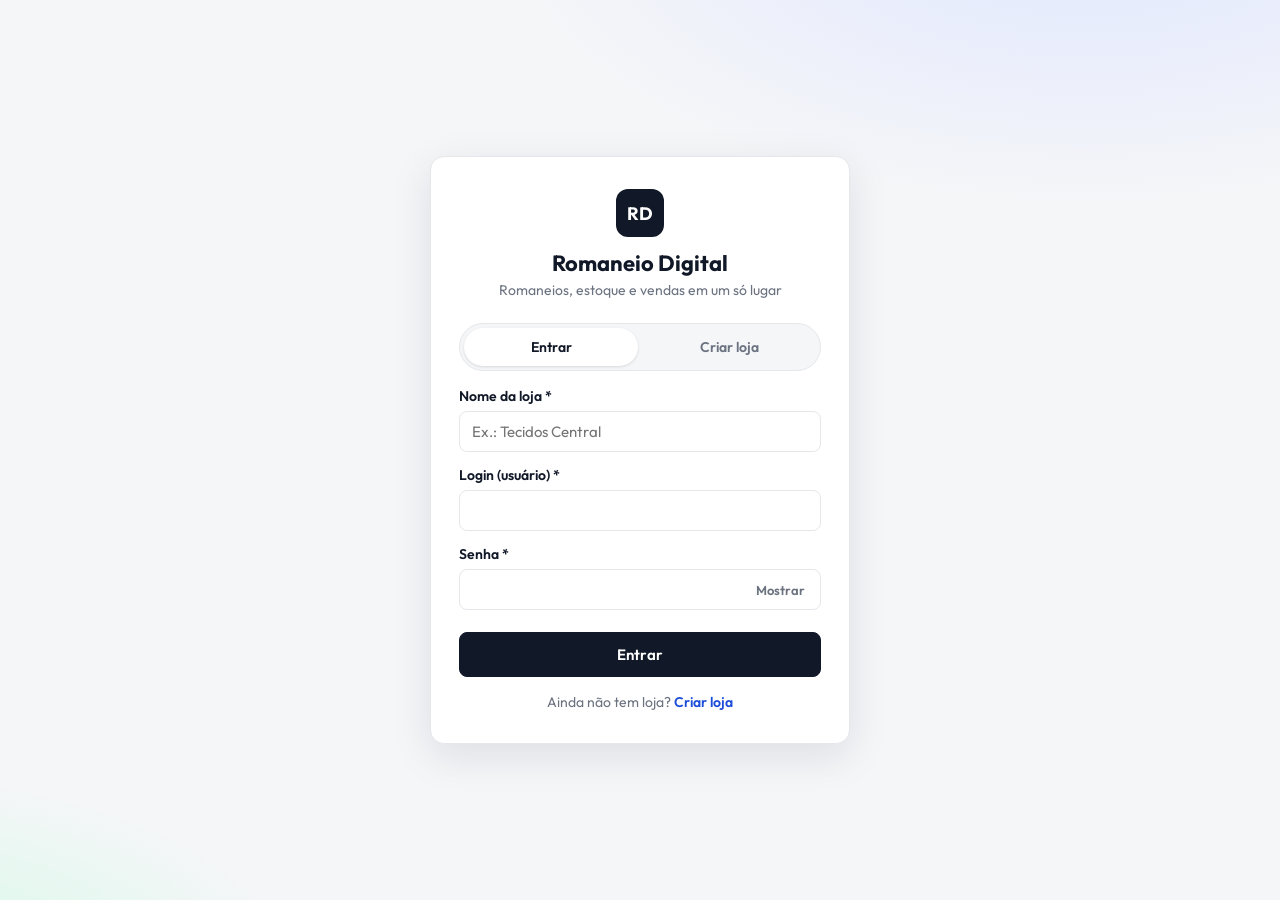
<file: frontend/html/acesso.html>
<!doctype html>
<html lang="pt-BR">
  <head>
    <meta charset="utf-8" />
    <meta name="viewport" content="width=device-width, initial-scale=1" />
    <title>Acesso — Romaneio Digital</title>
    <link rel="stylesheet" href="../css/style.css" />
    <!-- Estilos próprios da tela de acesso, carregados DEPOIS do style.css -->
    <link rel="stylesheet" href="../css/acesso.css?v=1" />
  </head>
  <body class="access">
    <!-- Shell centralizada -->
    <main class="access-shell">
      <div class="access-card">
        <header class="access-brand">
          <div class="brand-mark" aria-hidden="true">RD</div>
          <h1>Romaneio Digital</h1>
          <p class="muted">Romaneios, estoque e vendas em um só lugar</p>
        </header>

        <!-- Alternância Entrar / Criar loja -->
        <div class="access-tabs" role="tablist" aria-label="Entrar ou criar loja">
          <button type="button" id="tabLogin" class="access-tab is-active"
                  role="tab" aria-selected="true" aria-controls="viewLogin">Entrar</button>
          <button type="button" id="tabSignup" class="access-tab"
                  role="tab" aria-selected="false" aria-controls="viewSignup">Criar loja</button>
        </div>

        <div id="msg" class="msg" role="status" aria-live="polite"></div>

        <!-- LOGIN -->
        <section id="viewLogin" role="tabpanel" aria-labelledby="tabLogin">
          <form id="formLogin" novalidate>
            <div class="field">
              <label for="loginNomeLoja">Nome da loja *</label>
              <input id="loginNomeLoja" name="nome_loja" required
                     autocomplete="organization" placeholder="Ex.: Tecidos Central">
              <p class="field-error"></p>
            </div>
            <div class="field">
              <label for="loginLogin">Login (usuário) *</label>
              <input id="loginLogin" name="login" required autocomplete="username">
              <p class="field-error"></p>
            </div>
            <div class="field">
              <label for="loginSenha">Senha *</label>
              <div class="senha-wrap">
                <input id="loginSenha" name="senha" type="password" required
                       autocomplete="current-password">
                <button type="button" class="toggle-senha"
                        aria-label="Mostrar senha" aria-pressed="false">Mostrar</button>
              </div>
              <p class="field-error"></p>
            </div>
            <button type="submit" class="btn-primary btn-submit">
              <span class="spinner" aria-hidden="true"></span>
              <span class="btn-label">Entrar</span>
            </button>
          </form>
          <p class="access-alt muted">Ainda não tem loja?
            <a id="goSignup" href="#signup">Criar loja</a>
          </p>
        </section>

        <!-- SIGNUP -->
        <section id="viewSignup" hidden role="tabpanel" aria-labelledby="tabSignup">
          <form id="formSignup" novalidate>
            <div class="field">
              <label for="signupNomeLoja">Nome da loja *</label>
              <input id="signupNomeLoja" name="nome_loja" required
                     autocomplete="organization" placeholder="Ex.: Tecidos Central">
              <p class="field-error"></p>
            </div>
            <div class="field">
              <label for="signupNome">Seu nome *</label>
              <input id="signupNome" name="nome" required autocomplete="name">
              <p class="field-error"></p>
            </div>
            <div class="field">
              <label for="signupLogin">Login (usuário) *</label>
              <input id="signupLogin" name="login" required autocomplete="username">
              <p class="field-error"></p>
            </div>
            <div class="field">
              <label for="signupSenha">Senha *</label>
              <div class="senha-wrap">
                <input id="signupSenha" name="senha" type="password" required
                       autocomplete="new-password">
                <button type="button" class="toggle-senha"
                        aria-label="Mostrar senha" aria-pressed="false">Mostrar</button>
              </div>
              <p class="field-error"></p>
            </div>
            <button type="submit" class="btn-primary btn-submit">
              <span class="spinner" aria-hidden="true"></span>
              <span class="btn-label">Cadastrar</span>
            </button>
          </form>
          <p class="access-alt muted">Já tem conta?
            <a id="goLogin" href="#login">Entrar</a>
          </p>
          <p class="access-note muted">
            O cadastro fica <strong>pendente de aprovação</strong> pelo administrador.
          </p>
        </section>
      </div>
    </main>

    <noscript>Ative o JavaScript para usar o sistema.</noscript>
    <!-- Importante: NÃO carregar script.js aqui -->
    <script src="../js/acesso.js?v=7"></script>
  </body>
</html>
</file>
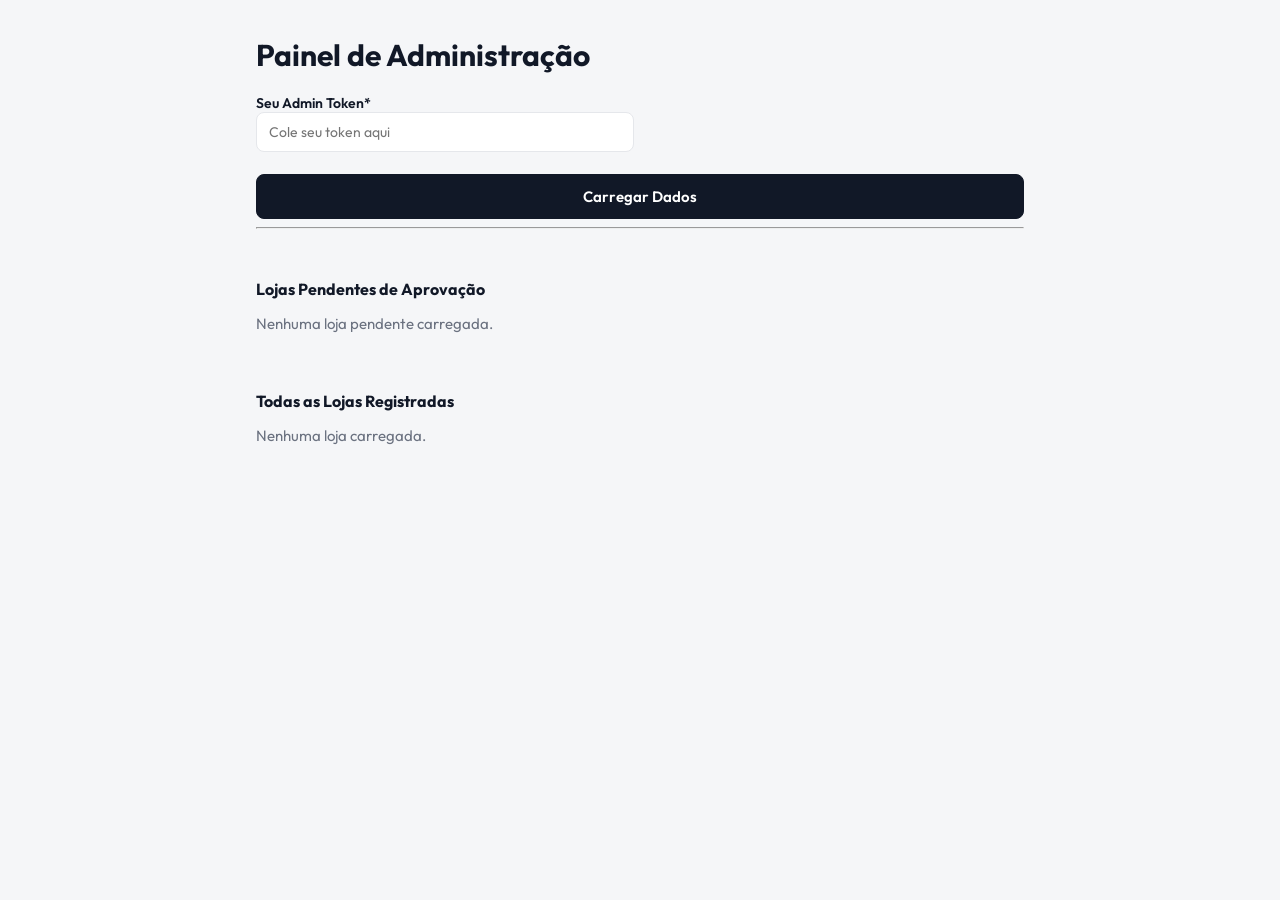
<file: frontend/html/admin.html>
<!doctype html>
<html lang="pt-BR">
  <head>
    <meta charset="utf-8" />
    <meta name="viewport" content="width=device-width, initial-scale=1" />
    <title>Admin — Romaneio Digital</title>
    <link rel="stylesheet" href="../css/style.css" />
  </head>
  <body class="access">
    <main class="access-shell">
      <div class="container access-card" style="max-width: 800px;">
        <h1>Painel de Administração</h1>

        <div class="form-group grid">
            <label>Seu Admin Token*<br>
              <input id="adminToken" type="password" placeholder="Cole seu token aqui" required>
            </label>
        </div>
        <button id="loadButton" class="btn-primary">Carregar Dados</button>

        <hr>

        <div id="adminMsg" class="msg" aria-live="polite"></div>
        
        <h3>Lojas Pendentes de Aprovação</h3>
        <div id="pendingList">
            <p class="muted">Nenhuma loja pendente carregada.</p>
        </div>

        <br>

        <h3>Todas as Lojas Registradas</h3>
        <div id="allStoresList">
            <p class="muted">Nenhuma loja carregada.</p>
        </div>

      </div>
    </main>

    <script src="../js/admin.js"></script>
  </body>
</html>
</file>
<file: frontend/css/style.css>
/* Importa a fonte Outfit do Google Fonts */
@import url('https://fonts.googleapis.com/css2?family=Outfit:wght@400;600;700&display=swap');

/* ====== Base & Variáveis ====== */
:root {
  --bg: #f5f6f8;
  --card: #ffffff;
  --line: #e5e7eb;
  --text: #111827;
  --muted: #6b7280;
  --primary: #111827;
  --primary-text: #ffffff;
  --radius: 8px; /* Borda arredondada */
  --sidebar-w: 220px;
}

* { box-sizing: border-box; }
html, body { height: 100%; }

body {
  margin: 0;
  font-family: 'Outfit', system-ui, -apple-system, Segoe UI, Roboto, Helvetica, Arial, sans-serif;
  background: var(--bg);
  color: var(--text);
  font-size: 15px;
  -webkit-font-smoothing: antialiased;
}

.container {
  max-width: 800px;
  margin: 0 auto;
  padding: 16px;
}

h1, h2, h3, h4 { font-weight: 700; }
h2 { font-size: 20px; margin-top: 0; margin-bottom: 16px; }
h3 { font-size: 16px; margin-top: 24px; margin-bottom: 8px; }
h4 { font-size: 16px; margin: 0; }

.muted { color: var(--muted); }
.pill {
  display: inline-block;
  font-size: 13px;
  padding: 4px 10px;
  border: 1px solid var(--line);
  border-radius: 999px;
  background: #fff;
  font-weight: 600;
}

/* ====== Shell da Aplicação (menu lateral + conteúdo) ====== */
.app-shell {
  display: flex;
  min-height: 100vh;
}

.sidebar {
  flex: 0 0 var(--sidebar-w);
  width: var(--sidebar-w);
  background: var(--card);
  border-right: 1px solid var(--line);
  padding: 20px 12px;
  display: flex;
  flex-direction: column;
  gap: 16px;
  position: sticky;
  top: 0;
  align-self: flex-start;
  height: 100vh;
}
.sidebar-brand {
  font-weight: 700;
  font-size: 18px;
  padding: 0 10px;
}
.nav {
  display: flex;
  flex-direction: column;
  gap: 4px;
}
.nav-item {
  width: 100%;
  text-align: left;
  background: transparent;
  border: 1px solid transparent;
  color: var(--text);
  padding: 10px 12px;
  font-size: 15px;
}
.nav-item:hover { background: var(--bg); }
.nav-item.is-active {
  background: var(--primary);
  color: var(--primary-text);
  border-color: var(--primary);
}

.app-main {
  flex: 1 1 auto;
  min-width: 0;
  padding: 0 24px 40px;
}

.views {
  max-width: 900px;
  margin: 0 auto;
}

/* A gaveta e o botão-hambúrguer só existem no celular. */
.menu-toggle { display: none; }
.nav-overlay { display: none; }

/* ====== Header da Aplicação ====== */
.app-header {
  display: flex;
  justify-content: space-between;
  align-items: center;
  gap: 12px;
  padding: 16px 0;
  margin-bottom: 16px;
  border-bottom: 1px solid var(--line);
  max-width: 900px;
  margin-left: auto;
  margin-right: auto;
}
.header-identity {
  display: flex;
  align-items: center;
  gap: 12px;
  flex-wrap: wrap;
  min-width: 0;
}
.loja-nome {
  font-weight: 700;
  font-size: 20px;
}

/* ====== Responsivo: menu vira gaveta ====== */
@media (max-width: 860px) {
  .sidebar {
    position: fixed;
    top: 0;
    left: 0;
    height: 100vh;
    z-index: 1100;
    transform: translateX(-100%);
    transition: transform 0.25s ease;
    box-shadow: 0 0 24px rgba(0, 0, 0, 0.12);
  }
  body.nav-open .sidebar { transform: translateX(0); }

  .app-main { padding: 0 16px 32px; }

  .menu-toggle {
    display: inline-block;
    width: auto;
    font-size: 18px;
    line-height: 1;
    padding: 8px 14px;
  }

  .nav-overlay {
    display: block;
    position: fixed;
    inset: 0;
    background: rgba(0, 0, 0, 0.45);
    z-index: 1050;
  }
  .nav-overlay[hidden] { display: none; }

  .loja-nome { font-size: 17px; }
}

/* ====== Componentes (Cards, Forms, etc.) ====== */
.card {
  background: var(--card);
  border: 1px solid var(--line);
  border-radius: var(--radius);
  padding: 24px;
  margin-bottom: 32px;
}

.card-inset {
  border: 1px solid var(--line);
  border-radius: var(--radius);
  padding: 16px;
  margin-top: 16px;
  background: var(--bg);
}

.divider {
  border: 0;
  border-top: 1px solid var(--line);
  margin: 24px 0;
}

.form-group { margin-bottom: 16px; }
.form-group label {
  display: block;
  font-weight: 600;
  font-size: 14px;
  margin-bottom: 6px;
}

.form-group-checkbox {
    display: flex;
    align-items: center;
    gap: 8px;
    margin-top: 16px;
}
.form-group-checkbox[hidden] { display: none; }
#tecidoOutro { margin-top: 8px; }
.form-group-checkbox input[type="checkbox"] {
    width: auto;
    height: 16px;
    width: 16px;
}
.form-group-checkbox label {
    font-weight: normal;
    font-size: 15px;
}


input, select { 
  font-family: inherit; 
  font-size: inherit; 
  width: 100%;
  padding: 10px 12px;
  border: 1px solid var(--line);
  border-radius: var(--radius);
  background: #fff;
}
.grid {
  display: grid;
  grid-template-columns: 1fr;
  gap: 12px;
}
@media (min-width: 600px) {
    .grid { grid-template-columns: 1fr 1fr; }
}

button {
  font-family: inherit;
  font-size: 15px;
  font-weight: 600;
  padding: 12px 18px;
  border-radius: var(--radius);
  border: 1px solid transparent;
  cursor: pointer;
  transition: all 0.2s ease;
  width: 100%;
}

.btn-primary {
  background: var(--primary);
  color: var(--primary-text);
  border-color: var(--primary);
}
.btn-primary:hover { background: #333; }

.btn-secondary {
  background: var(--card);
  color: var(--text);
  border-color: var(--line);
  width: auto;
}
.btn-secondary:hover { background: var(--bg); }
.btn-danger { color: #dc2626; border-color: #fca5a5; }
.btn-danger:hover { background: #fee2e2; }

.btn-sm {
  font-size: 13px;
  padding: 6px 12px;
}

.msg { 
  margin: 12px 0; 
  min-height: 1em; 
  font-weight: 600;
  font-size: 14px;
}
.msg.erro { color: #dc2626; }
.msg.ok { color: #15803d; }

/* ====== Vender: pedidos recentes (cartões, pensados para o celular) ====== */
/* Com a lista logo abaixo, o rodapé de total não encosta mais na borda do card. */
#formPedido .totals-card {
  margin: 16px 0 0;
  border: 1px solid var(--line);
  border-radius: var(--radius);
}
.recentes { margin-top: 8px; }
.recentes h3 { display: flex; align-items: baseline; gap: 8px; flex-wrap: wrap; }
.recentes h3 small { font-size: 13px; font-weight: 400; }
.recentes-lista {
  list-style: none;
  margin: 0;
  padding: 0;
  display: grid;
  gap: 10px;
}
@media (min-width: 700px) {
  .recentes-lista { grid-template-columns: 1fr 1fr; }
}
.recentes-vazio { padding: 12px 0; }
.recente-card {
  border: 1px solid var(--line);
  border-radius: var(--radius);
  background: #fff;
  padding: 12px 14px;
  display: grid;
  gap: 8px;
  min-width: 0;
}
.recente-topo { display: flex; align-items: center; gap: 8px; }
.recente-num { font-weight: 700; }
.recente-hora { color: var(--muted); font-size: 13px; }
.recente-total { margin-left: auto; font-size: 17px; white-space: nowrap; }
.recente-info { color: var(--muted); overflow-wrap: anywhere; }
.recente-acoes { display: flex; gap: 8px; }
.recente-acoes button { flex: 1; min-height: 44px; }
.romaneio-btn.is-pronto { background: var(--primary); color: var(--primary-text); border-color: var(--primary); }
.tag-status {
  display: inline-block;
  padding: 1px 8px;
  border-radius: 999px;
  font-size: 12px;
  font-weight: 600;
}
.tag-status.is-pago { color: #166534; background: #dcfce7; }
.tag-status.is-fiado { color: #92400e; background: #fef3c7; }
/* Venda recém-salva: destaque que some sozinho. */
.recente-card.is-nova { border-color: #86efac; animation: recente-destaque 3s ease-out; }
@keyframes recente-destaque {
  from { background: #dcfce7; }
  to { background: #fff; }
}
@media (prefers-reduced-motion: reduce) {
  .recente-card.is-nova { animation: none; background: #f0fdf4; }
}

/* Itens e Totais */
.item-row {
  display: flex;
  gap: 8px;
  margin-top: 8px;
  flex-wrap: wrap;
}
.item-row input { flex: 1; min-width: 120px; }

.totals-card {
  display: flex;
  justify-content: space-between;
  align-items: center;
  background: var(--bg);
  padding: 16px;
  margin: 16px -24px -24px;
  border-bottom-left-radius: var(--radius);
  border-bottom-right-radius: var(--radius);
  border-top: 1px solid var(--line);
}
.totals-card button { width: auto; }
.totals-row { display: flex; align-items: center; gap: 8px; }

/* Tabela */
.table-responsive {
  overflow-x: auto;
  border: 1px solid var(--line);
  border-radius: var(--radius);
}
.table {
  width: 100%;
  border-collapse: collapse;
  background: #fff;
  font-size: 14px;
}
.table thead th {
  text-align: left;
  font-weight: 600;
  font-size: 13px;
  color: var(--muted);
  background: #f9fafb;
  padding: 12px 16px;
  border-bottom: 1px solid var(--line);
}
.table tbody td {
  padding: 12px 16px;
  border-bottom: 1px solid var(--line);
  vertical-align: middle;
}
.table tbody tr:last-child td { border-bottom: 0; }
.right { text-align: right; }
.actions { text-align: right; }
.actions button {
    font-size: 13px;
    padding: 6px 12px;
}
.actions {
    display: flex;
    gap: 8px;
    justify-content: flex-end;
}

/* ====== ESTILOS DA GESTÃO DE ESTOQUE ====== */
.estoque-card {
    border: 1px solid var(--line);
    border-radius: var(--radius);
    margin-top: 16px;
}
.estoque-header {
    display: flex;
    justify-content: space-between;
    align-items: center;
    background: #f9fafb;
    padding: 12px 16px;
    border-bottom: 1px solid var(--line);
}
.form-add-cor {
    padding: 16px;
    background: #f9fafb;
    border-top: 1px solid var(--line);
}

/* ====== ESTILOS DOS DASHBOARDS (Fase 1) ====== */
.periodo-bar {
    display: flex;
    gap: 8px;
    flex-wrap: wrap;
    margin-bottom: 16px;
}
.periodo-btn.is-active {
    background: var(--primary);
    color: var(--primary-text);
    border-color: var(--primary);
}
.dash-cards {
    display: grid;
    grid-template-columns: repeat(auto-fit, minmax(150px, 1fr));
    gap: 12px;
    margin-bottom: 8px;
}
.stat-card {
    border: 1px solid var(--line);
    border-radius: var(--radius);
    background: var(--bg);
    padding: 12px 16px;
}
.stat-card .stat-label {
    display: block;
    font-size: 13px;
    color: var(--muted);
    font-weight: 600;
}
.stat-card .stat-value {
    display: block;
    font-size: 20px;
    font-weight: 700;
    margin-top: 4px;
}
.stat-card .stat-value.is-negativo { color: #dc2626; }

/* Card de Saídas: botão que expande o detalhe por categoria */
button.stat-card {
    font: inherit;
    color: inherit;
    text-align: left;
    cursor: pointer;
    width: 100%;
}
button.stat-card:hover { border-color: var(--primary); }
.stat-card .stat-hint { display: block; font-size: 12px; color: var(--muted); margin-top: 2px; }
.saidas-detalhe { margin: 4px 0 12px; }
.saidas-detalhe .linha-comissao td { font-style: italic; }
.recorrentes-lancar td input { width: 100%; min-width: 90px; }

/* Despesas: resultado da importação */
.import-erros {
    margin: 8px 0 0;
    padding-left: 20px;
    font-size: 14px;
    color: #dc2626;
}
.bar-track {
    background: var(--line);
    border-radius: 999px;
    height: 8px;
    min-width: 80px;
    overflow: hidden;
}
.bar-fill {
    background: var(--primary);
    border-radius: 999px;
    height: 100%;
}
.tag-list {
    display: flex;
    gap: 8px;
    flex-wrap: wrap;
    margin-top: 8px;
}

/* ====== Dashboard da loja: filtros, KPIs e gráficos ====== */
.dash-filtros {
    display: flex;
    flex-direction: column;
    gap: 10px;
    margin-bottom: 8px;
}
.dash-filtros .periodo-bar { margin-bottom: 0; }
.dash-datas[hidden],
.dash-operador[hidden] { display: none; }
.dash-datas {
    display: flex;
    flex-wrap: wrap;
    align-items: flex-end;
    gap: 8px;
}
.dash-datas label,
.dash-operador {
    display: flex;
    flex-direction: column;
    gap: 4px;
    font-size: 13px;
    font-weight: 600;
    color: var(--muted);
}
.dash-datas input { width: auto; min-width: 140px; }
.dash-datas button { width: auto; min-height: 40px; padding: 0 20px; }
.dash-operador select { max-width: 260px; }
.dash-periodo-info { font-size: 13px; margin: 4px 0 12px; }

.dash-kpis {
    display: grid;
    grid-template-columns: repeat(auto-fit, minmax(200px, 1fr));
    gap: 12px;
    margin-bottom: 12px;
}
.kpi-card {
    border: 1px solid var(--line);
    border-radius: var(--radius);
    background: var(--card);
    padding: 14px 16px;
    min-width: 0;
}
.kpi-label {
    display: block;
    font-size: 13px;
    font-weight: 600;
    color: var(--muted);
}
.kpi-valor {
    display: block;
    font-size: 26px;
    font-weight: 700;
    margin-top: 4px;
    font-variant-numeric: tabular-nums;
    overflow-wrap: anywhere;
}
.kpi-valor.is-negativo { color: #dc2626; }
.kpi-hint { display: block; font-size: 12px; color: var(--muted); margin-top: 2px; }
.kpi-delta {
    display: block;
    font-size: 12px;
    font-weight: 600;
    color: var(--muted);
    margin-top: 6px;
}
.kpi-delta.is-up { color: #15803d; }
.kpi-delta.is-down { color: #b91c1c; }

/* Linha secundária: Ticket médio, Pedidos e Saídas, menores. */
.dash-cards-sec {
    grid-template-columns: repeat(auto-fit, minmax(140px, 1fr));
    margin-bottom: 12px;
}
.dash-cards-sec .kpi-card,
.dash-cards-sec .stat-card {
    background: var(--bg);
    padding: 10px 12px;
}
.dash-cards-sec .kpi-valor,
.dash-cards-sec .stat-card .stat-value { font-size: 17px; }
.dash-cards-sec .kpi-delta { margin-top: 4px; font-weight: 500; }

.dash-charts {
    display: grid;
    grid-template-columns: 1fr;
    gap: 12px;
    margin: 4px 0 16px;
}
.chart-card {
    border: 1px solid var(--line);
    border-radius: var(--radius);
    padding: 12px;
    min-width: 0;
}
.chart-card h3 { margin: 0 0 8px; font-size: 15px; }
.chart-head {
    display: flex;
    align-items: center;
    justify-content: space-between;
    gap: 8px;
    margin-bottom: 8px;
}
.chart-head h3 { margin: 0; }
.chart-box {
    position: relative;
    height: 220px;
    width: 100%;
}
.chart-box canvas { max-width: 100%; }
.chart-box.is-vazio { height: auto !important; }
.chart-box.is-vazio canvas { display: none; }
.chart-box.is-vazio::after {
    content: attr(data-msg);
    display: block;
    padding: 12px 0;
    color: var(--muted);
}

/* Alternador R$ / kg */
.seg {
    display: inline-flex;
    border: 1px solid var(--line);
    border-radius: 999px;
    overflow: hidden;
    flex-shrink: 0;
}
.seg-btn {
    font: inherit;
    font-size: 13px;
    font-weight: 600;
    background: var(--card);
    color: var(--muted);
    border: 0;
    padding: 6px 14px;
    min-height: 32px;
    cursor: pointer;
}
.seg-btn.is-active { background: var(--primary); color: var(--primary-text); }

.parados-lista {
    list-style: none;
    margin: 0;
    padding: 0;
    border: 1px solid var(--line);
    border-radius: var(--radius);
}
.parados-lista li {
    display: flex;
    justify-content: space-between;
    align-items: baseline;
    gap: 12px;
    padding: 10px 12px;
    border-top: 1px solid var(--line);
}
.parados-lista li:first-child { border-top: 0; }
.parado-nome { font-weight: 600; min-width: 0; overflow-wrap: anywhere; }
.parado-info {
    font-size: 13px;
    color: var(--muted);
    white-space: nowrap;
    font-variant-numeric: tabular-nums;
}
.parado-info.is-zero { color: #b45309; font-weight: 600; }

@media (min-width: 900px) {
    .dash-charts { grid-template-columns: 1fr 1fr; }
    .dash-charts .chart-card:first-child { grid-column: 1 / -1; }
    .chart-box-dias { height: 260px; }
}
@media (max-width: 600px) {
    .dash-kpis { grid-template-columns: 1fr 1fr; gap: 8px; }
    .dash-kpis .kpi-destaque { grid-column: 1 / -1; }
    .kpi-card { padding: 12px; }
    .kpi-valor { font-size: 20px; }
    .kpi-destaque .kpi-valor { font-size: 28px; }
    .dash-cards-sec { grid-template-columns: repeat(3, minmax(0, 1fr)); gap: 8px; }
    .dash-cards-sec .kpi-valor,
    .dash-cards-sec .stat-card .stat-value { font-size: 15px; }
    .dash-cards-sec .kpi-delta,
    .dash-cards-sec .stat-card .stat-hint { font-size: 11px; }
    .dash-datas input { min-width: 0; width: 100%; }
    .dash-datas label { flex: 1 1 130px; }
    .dash-datas button { flex: 1 1 100%; }
    .dash-operador select { max-width: none; }
}

/* --- Estilos do Modal de Edição --- */
.modal-overlay {
    position: fixed; 
    top: 0;
    left: 0;
    width: 100%;
    height: 100%;
    background-color: rgba(0, 0, 0, 0.6); 
    
    display: flex;
    justify-content: center;
    align-items: center;
    visibility: hidden; 
    opacity: 0;
    transition: opacity 0.3s ease, visibility 0.3s ease; 
    z-index: 1000; 
}

.modal-overlay.is-visible {
    visibility: visible;
    opacity: 1;
}

.modal-content {
    max-width: 800px;
    width: 90%;       
    max-height: 90vh; 
    overflow-y: auto; 
    position: relative; 
    padding: 24px;
}

.modal-close-btn {
    position: absolute;
    top: 10px;
    right: 15px;
    background: none;
    border: none;
    font-size: 28px;
    font-weight: bold;
    color: #888;
    cursor: pointer;
    line-height: 1;
}

.modal-close-btn:hover {
    color: #333;
}

/* ====== Alerta de estoque mínimo ====== */
.estoque-baixo td { background: #fef2f2; }
.estoque-baixo td:first-child { box-shadow: inset 3px 0 0 #dc2626; }
.tag-alerta {
  display: inline-block;
  margin-left: 6px;
  padding: 1px 6px;
  border-radius: 999px;
  font-size: 12px;
  font-weight: 600;
  color: #b91c1c;
  background: #fee2e2;
}
.estoque-alerta-resumo { color: #b91c1c; }
</file>
<file: frontend/css/acesso.css>
/* ====== Tela de Acesso (login/cadastro) ======
   Carregado DEPOIS do style.css: complementa/sobrescreve só nesta página. */

body.access {
  margin: 0;
  background:
    radial-gradient(1000px 500px at 85% -10%, #e0e7ff 0%, transparent 60%),
    radial-gradient(800px 400px at -10% 110%, #d1fae5 0%, transparent 55%),
    var(--bg);
}

.access-shell {
  min-height: 100dvh;
  display: flex;
  align-items: center;
  justify-content: center;
  padding: 24px 16px;
}

.access-card {
  width: 100%;
  max-width: 420px;
  background: var(--card);
  border: 1px solid var(--line);
  border-radius: 14px;
  padding: 32px 28px;
  box-shadow: 0 12px 40px rgba(17, 24, 39, 0.10);
}

/* ---- Marca ---- */
.access-brand {
  text-align: center;
  margin-bottom: 24px;
}
.access-brand h1 {
  font-size: 22px;
  margin: 12px 0 4px;
}
.access-brand p {
  margin: 0;
  font-size: 14px;
}
.brand-mark {
  width: 48px;
  height: 48px;
  margin: 0 auto;
  border-radius: 12px;
  background: var(--primary);
  color: var(--primary-text);
  font-weight: 700;
  font-size: 18px;
  display: flex;
  align-items: center;
  justify-content: center;
  letter-spacing: 0.5px;
}

/* ---- Abas Entrar / Criar loja ---- */
.access-tabs {
  display: flex;
  gap: 4px;
  background: var(--bg);
  border: 1px solid var(--line);
  border-radius: 999px;
  padding: 4px;
  margin-bottom: 16px;
}
.access-tab {
  flex: 1;
  width: auto;
  border: 0;
  background: transparent;
  border-radius: 999px;
  padding: 10px 12px;
  font-size: 14px;
  font-weight: 600;
  color: var(--muted);
  cursor: pointer;
}
.access-tab:hover { color: var(--text); }
.access-tab.is-active {
  background: var(--card);
  color: var(--text);
  box-shadow: 0 1px 3px rgba(0, 0, 0, 0.12);
}

/* ---- Campos ---- */
.field { margin-bottom: 14px; }
.field label {
  display: block;
  font-weight: 600;
  font-size: 14px;
  margin-bottom: 6px;
}
.field-error {
  color: #b91c1c; /* contraste AA sobre fundo branco */
  font-size: 13px;
  font-weight: 600;
  margin: 4px 0 0;
  min-height: 0;
}
.field-error:empty { display: none; }
.field.invalid input {
  border-color: #dc2626;
  background: #fef2f2;
}

/* Foco visível em tudo que é interativo nesta tela */
.access input:focus-visible,
.access button:focus-visible,
.access a:focus-visible {
  outline: 2px solid #2563eb;
  outline-offset: 2px;
}

/* ---- Mostrar/ocultar senha ---- */
.senha-wrap { position: relative; }
.senha-wrap input { padding-right: 84px; }
.toggle-senha {
  position: absolute;
  right: 6px;
  top: 50%;
  transform: translateY(-50%);
  width: auto;
  border: 0;
  background: transparent;
  padding: 6px 10px;
  font-size: 13px;
  font-weight: 600;
  color: var(--muted);
  cursor: pointer;
  border-radius: 6px;
}
.toggle-senha:hover { color: var(--text); background: var(--bg); }

/* ---- Botão de submit com estado de carregamento ---- */
.btn-submit {
  width: 100%;
  margin-top: 8px;
  display: inline-flex;
  align-items: center;
  justify-content: center;
  gap: 8px;
}
.btn-submit:disabled {
  opacity: 0.75;
  cursor: wait;
}
.btn-submit .spinner {
  display: none;
  width: 16px;
  height: 16px;
  border: 2px solid rgba(255, 255, 255, 0.35);
  border-top-color: #fff;
  border-radius: 50%;
  animation: acesso-spin 0.7s linear infinite;
}
.btn-submit.is-loading .spinner { display: inline-block; }
@keyframes acesso-spin { to { transform: rotate(360deg); } }
@media (prefers-reduced-motion: reduce) {
  .btn-submit .spinner { animation: none; }
}

/* ---- Mensagens de status (#msg) ---- */
#msg {
  border-radius: 8px;
  padding: 10px 12px;
  font-size: 14px;
  margin: 0 0 16px;
}
#msg:empty { display: none; }
#msg.ok {
  color: #166534;
  background: #dcfce7;
  border: 1px solid #86efac;
}
#msg.erro {
  color: #991b1b;
  background: #fee2e2;
  border: 1px solid #fca5a5;
}

/* ---- Rodapé das seções ---- */
.access-alt {
  text-align: center;
  margin: 16px 0 0;
  font-size: 14px;
}
.access-note {
  text-align: center;
  margin: 8px 0 0;
  font-size: 13px;
}
.access a {
  color: #1d4ed8;
  font-weight: 600;
  text-decoration: none;
}
.access a:hover { text-decoration: underline; }

/* ---- Celular ---- */
@media (max-width: 480px) {
  .access-shell { padding: 16px 12px; }
  .access-card { padding: 24px 18px; }
}
</file>
